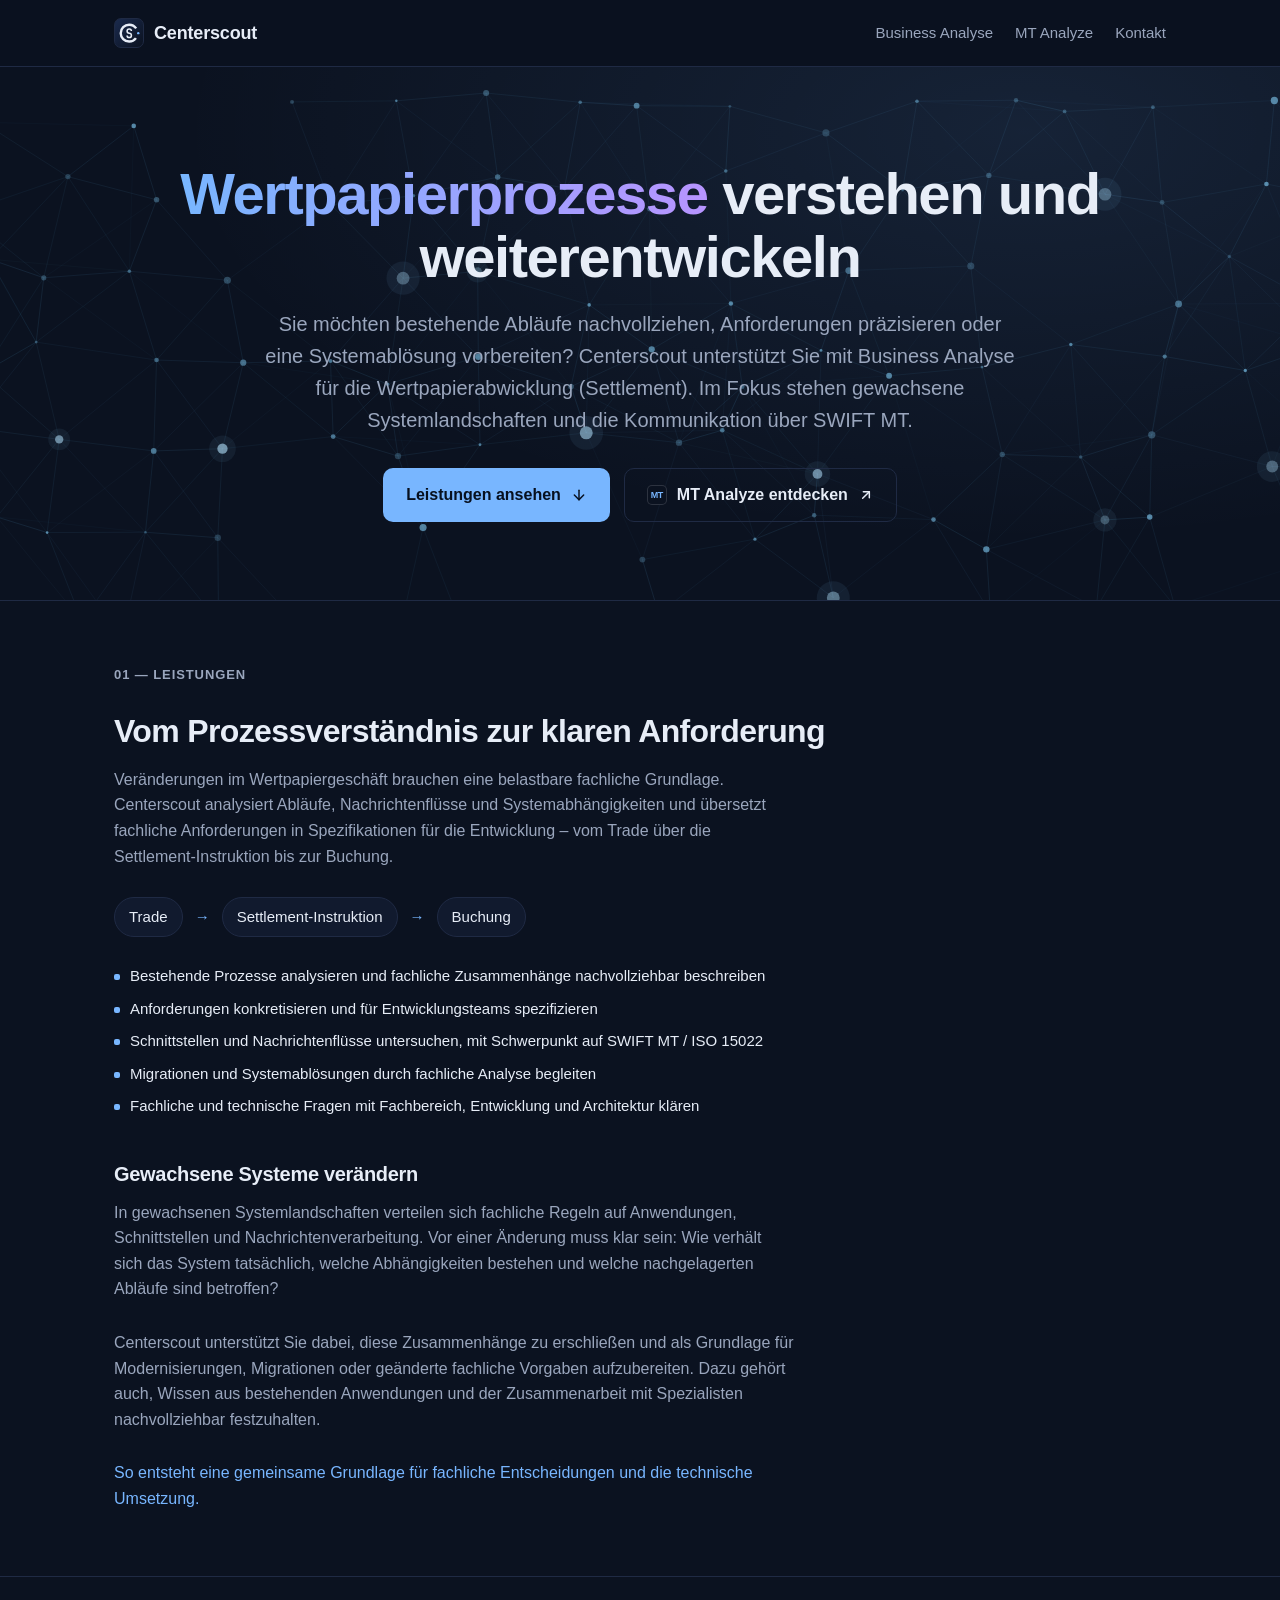
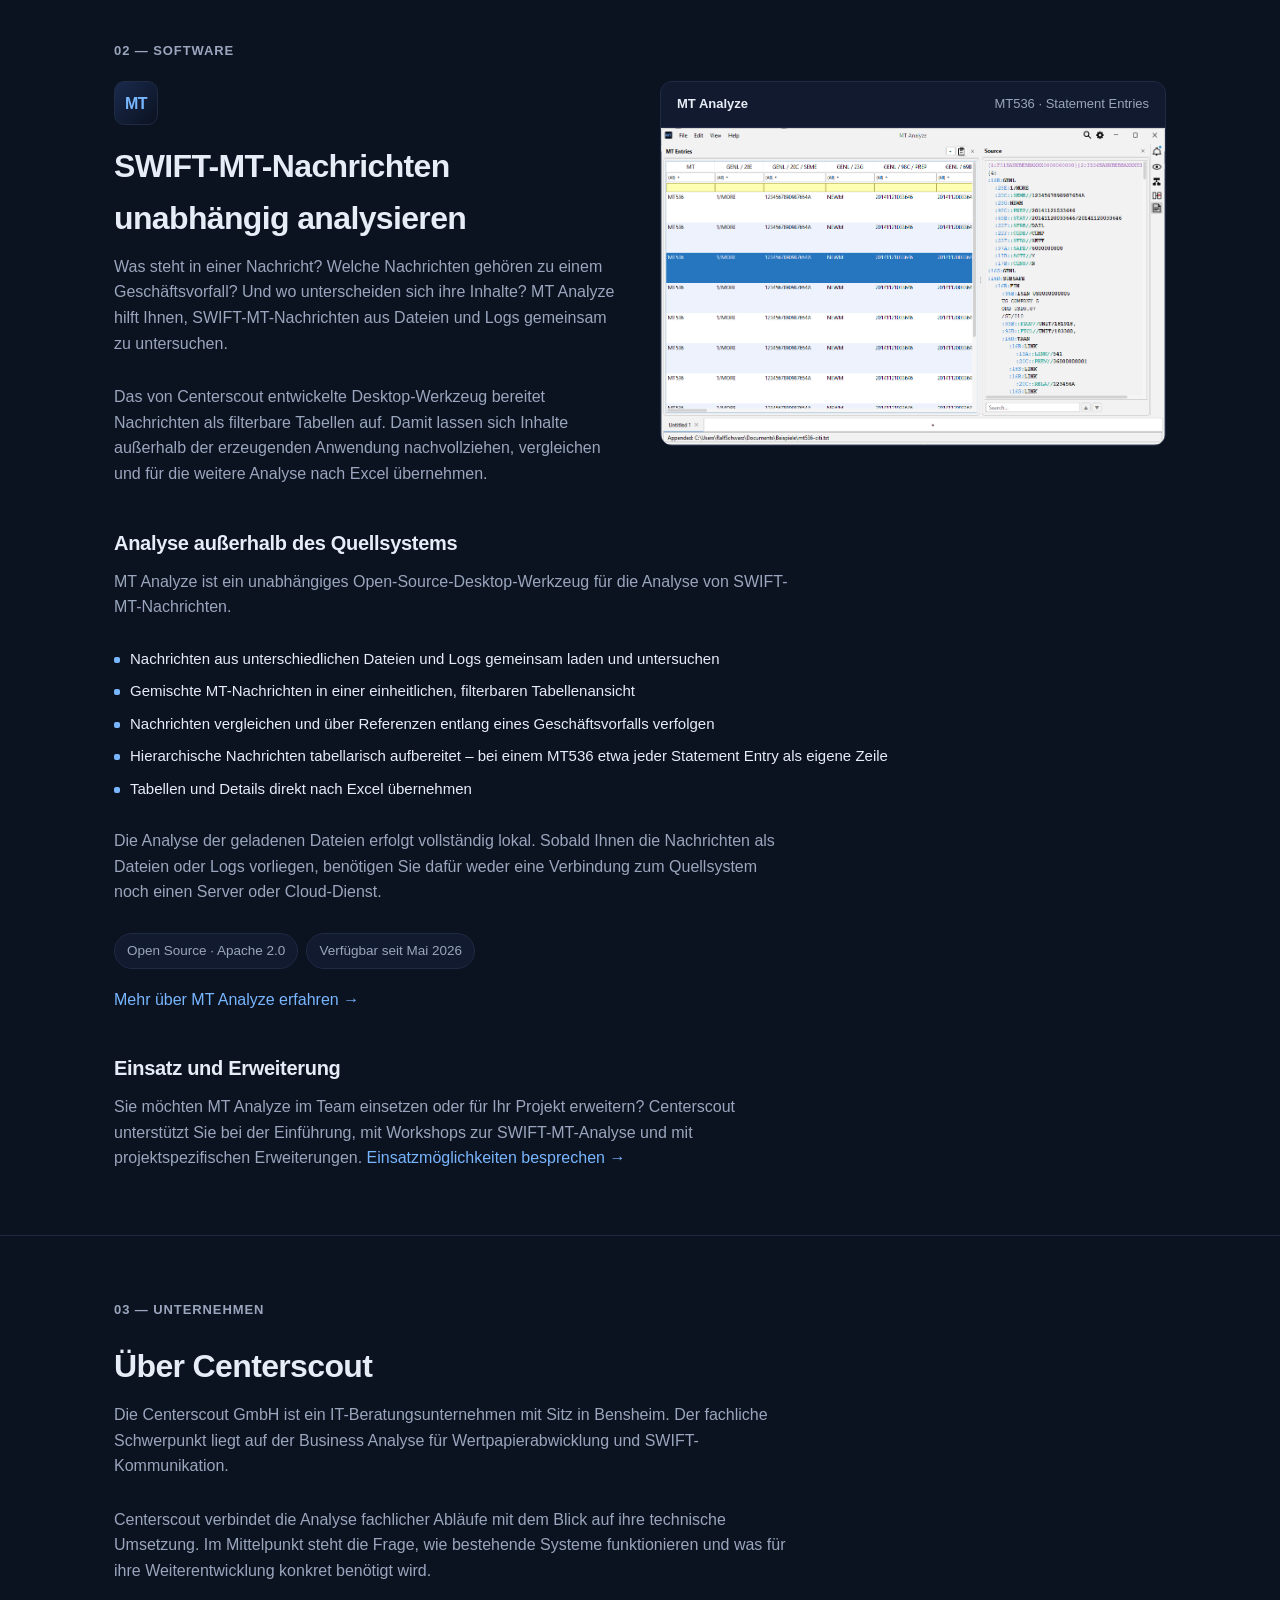
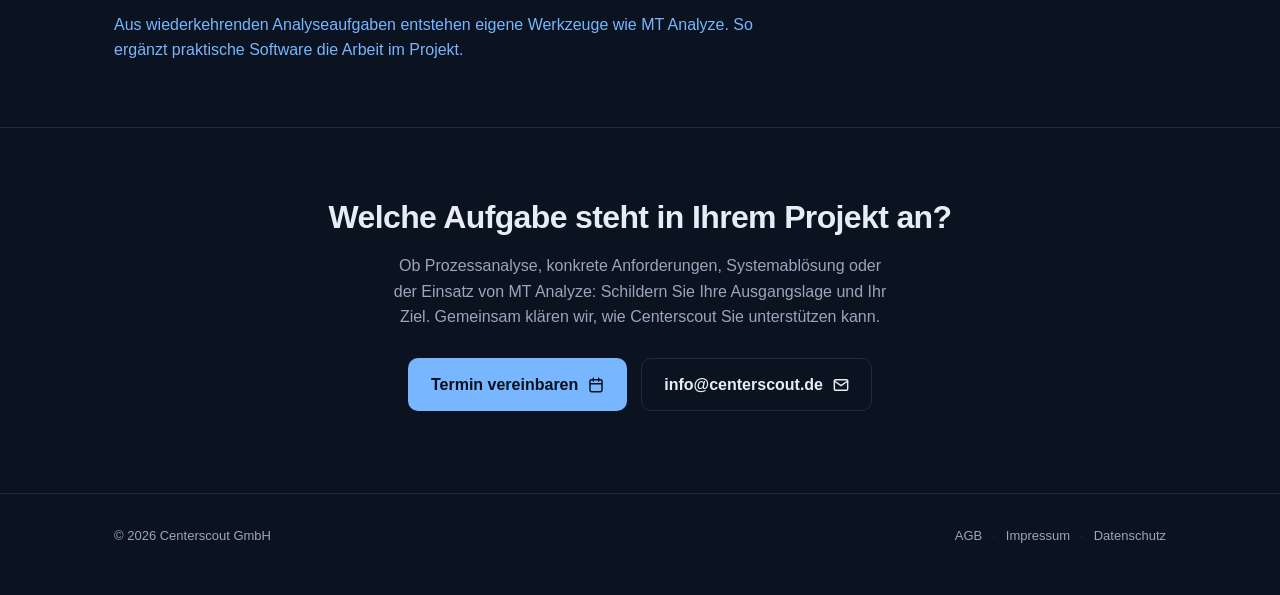
<file: index.html>
<!doctype html>
<html lang="de">
<head>
  <meta charset="utf-8">
  <meta name="viewport" content="width=device-width, initial-scale=1">
  <title>Centerscout GmbH — Business Analyse für Wertpapierprozesse</title>
  <meta name="description" content="Centerscout unterstützt Sie bei der Analyse und Weiterentwicklung der Wertpapierabwicklung: Anforderungen, Schnittstellen und SWIFT-MT-Analyse.">
  <meta name="theme-color" content="#0b1220">

  <meta property="og:title" content="Centerscout GmbH">
  <meta property="og:description" content="Wertpapierprozesse verstehen und gezielt weiterentwickeln. Business Analyse für Settlement und SWIFT-Kommunikation – ergänzt durch MT Analyze.">
  <meta property="og:type" content="website">
  <meta property="og:url" content="https://www.centerscout.de">

  <link rel="icon" type="image/svg+xml" href="favicon.svg">

  
  <style>
    :root {
      --bg: #0b1220;
      --bg-elev: #111a2e;
      --fg: #e7edf7;
      --fg-muted: #9aa6bd;
      --accent: #78b6ff;
      --accent-strong: #4f9bff;
      --border: #1f2a44;
      --max: 1100px;
    }

    * { box-sizing: border-box; }

    html, body {
      margin: 0;
      padding: 0;
      background: var(--bg);
      color: var(--fg);
      font-family: -apple-system, BlinkMacSystemFont, "Segoe UI", Inter, Roboto, "Helvetica Neue", Arial, sans-serif;
      font-size: 17px;
      line-height: 1.6;
      -webkit-font-smoothing: antialiased;
      text-rendering: optimizeLegibility;
    }

    a { color: var(--accent); text-decoration: none; }
    a:hover { color: var(--accent-strong); text-decoration: underline; }

    .container {
      max-width: var(--max);
      margin: 0 auto;
      padding: 0 24px;
    }

    /* ------- nav ------- */
    header.nav {
      padding: 18px 0;
      border-bottom: 1px solid var(--border);
      position: sticky;
      top: 0;
      background: rgba(11, 18, 32, 0.85);
      backdrop-filter: blur(10px);
      z-index: 10;
    }
    .nav-inner {
      display: flex;
      align-items: center;
      justify-content: space-between;
      gap: 16px;
    }
    .brand {
      display: inline-flex;
      align-items: center;
      gap: 10px;
      color: var(--fg);
      font-weight: 700;
      letter-spacing: -0.01em;
    }
    .brand:hover { text-decoration: none; }
    .brand-mark {
      width: 30px;
      height: 30px;
      flex: none;
      border-radius: 7px;
      background: linear-gradient(135deg, #1a2a4d, #0b1220);
      border: 1px solid var(--border);
      display: inline-flex;
      align-items: center;
      justify-content: center;
      color: var(--accent);
    }
    .brand-mark svg { display: block; width: 21px; height: auto; }
    .brand-name { font-size: 18px; }
    .nav-links { display: flex; gap: 22px; align-items: center; }
    .nav-links a { color: var(--fg-muted); font-size: 15px; }
    .nav-links a:hover { color: var(--fg); text-decoration: none; }

    /* ------- hero ------- */
    .hero {
      padding: 96px 0 60px;
      text-align: center;
      position: relative;
      background:
        url("hero-bg.svg") center top / cover no-repeat,
        radial-gradient(120% 140% at 80% 12%, rgba(120, 182, 255, 0.10), rgba(120, 182, 255, 0) 55%),
        var(--bg);
      border-bottom: 1px solid var(--border);
    }
    .hero .container { position: relative; z-index: 1; }
    .hero h1 {
      font-size: clamp(34px, 5.2vw, 58px);
      line-height: 1.08;
      margin: 0 0 20px;
      letter-spacing: -0.025em;
      font-weight: 800;
    }
    .hero h1 .accent {
      background: linear-gradient(90deg, #78b6ff, #b794ff);
      -webkit-background-clip: text;
      background-clip: text;
      color: transparent;
    }
    .hero p.tagline {
      font-size: clamp(17px, 2vw, 20px);
      color: var(--fg-muted);
      max-width: 760px;
      margin: 0 auto 32px;
    }
    .cta-row {
      display: flex;
      gap: 14px;
      justify-content: center;
      flex-wrap: wrap;
      margin-bottom: 18px;
    }
    .btn {
      display: inline-flex;
      align-items: center;
      gap: 10px;
      padding: 13px 22px;
      border-radius: 10px;
      font-weight: 600;
      font-size: 16px;
      border: 1px solid transparent;
      transition: transform 0.05s ease, background 0.15s ease, border-color 0.15s ease;
      cursor: pointer;
    }
    .btn:hover { text-decoration: none; transform: translateY(-1px); }
    .btn svg { display: block; flex-shrink: 0; }
    .btn-mt {
      display: inline-flex;
      align-items: center;
      justify-content: center;
      width: 20px;
      height: 20px;
      border-radius: 5px;
      background: #0b1220;
      border: 1px solid rgba(255, 255, 255, 0.14);
      color: var(--accent);
      font-weight: 800;
      font-size: 9px;
      letter-spacing: -0.04em;
      flex-shrink: 0;
    }
    .btn-primary { background: var(--accent); color: #07101f; }
    .btn-primary:hover { background: #95c5ff; color: #07101f; }
    .btn-secondary { background: transparent; color: var(--fg); border-color: var(--border); }
    .btn-secondary:hover { border-color: var(--accent); color: var(--fg); }

    /* ------- generic section ------- */
    .section {
      padding: 64px 0;
      border-bottom: 1px solid var(--border);
    }
    .section:last-of-type { border-bottom: none; }
    .section-label {
      font-size: 13px;
      font-weight: 600;
      text-transform: uppercase;
      letter-spacing: 0.07em;
      color: var(--fg-muted);
      margin: 0 0 20px;
    }
    .section h2 {
      font-size: clamp(24px, 3vw, 32px);
      margin: 0 0 10px;
      letter-spacing: -0.02em;
      font-weight: 700;
    }
    .section h3.sub {
      font-size: 20px;
      font-weight: 700;
      letter-spacing: -0.015em;
      margin: 40px 0 10px;
    }
    .section .lead {
      color: var(--fg-muted);
      font-size: 16px;
      margin: 0 0 28px;
      max-width: 680px;
    }
    .section .lead.tight { margin-bottom: 14px; }
    .section .lead.accent-text { color: var(--accent); }
    .section .lead.quote {
      border-left: 2px solid var(--accent);
      padding-left: 16px;
      color: var(--fg);
    }
    .section .lead:last-child { margin-bottom: 0; }
    .mt-mark {
      display: inline-flex;
      align-items: center;
      justify-content: center;
      width: 44px;
      height: 44px;
      border-radius: 10px;
      background: linear-gradient(135deg, #1a2a4d, #0b1220);
      border: 1px solid var(--border);
      color: var(--accent);
      font-weight: 800;
      font-size: 16px;
      letter-spacing: -0.03em;
      margin-bottom: 16px;
    }
    .mt-mark:hover { text-decoration: none; }

    /* ------- chain strip ------- */
    .chain {
      display: flex;
      flex-wrap: wrap;
      align-items: center;
      gap: 10px 12px;
    }
    .chain span.node {
      font-size: 15px;
      color: var(--fg);
      background: var(--bg-elev);
      border: 1px solid var(--border);
      border-radius: 999px;
      padding: 7px 14px;
    }
    .chain span.arrow { color: var(--accent); font-size: 15px; }

    /* ------- cards ------- */
    .cards {
      display: grid;
      grid-template-columns: repeat(3, 1fr);
      gap: 20px;
    }
    .cards.two { grid-template-columns: repeat(2, 1fr); }
    .card {
      background: var(--bg-elev);
      border: 1px solid var(--border);
      border-radius: 12px;
      padding: 22px;
    }
    .card-icon {
      width: 34px;
      height: 34px;
      border-radius: 9px;
      background: rgba(120, 182, 255, 0.10);
      color: var(--accent);
      display: inline-flex;
      align-items: center;
      justify-content: center;
      margin-bottom: 14px;
    }
    .card-icon svg { display: block; width: 18px; height: 18px; }
    .card h3 {
      font-size: 16px;
      margin: 0 0 6px;
      color: var(--fg);
      font-weight: 600;
      letter-spacing: -0.005em;
    }
    .card p {
      margin: 0;
      color: var(--fg-muted);
      font-size: 14.5px;
      line-height: 1.55;
    }
    .card .num {
      font-family: ui-monospace, SFMono-Regular, Menlo, Consolas, monospace;
      font-size: 12px;
      font-weight: 700;
      color: var(--accent);
      letter-spacing: 0.04em;
    }
    @media (max-width: 900px) {
      .cards { grid-template-columns: repeat(2, 1fr); }
    }
    @media (max-width: 560px) {
      .cards, .cards.two { grid-template-columns: 1fr; }
    }

    /* ------- feature block (text + panel) ------- */
    .feature {
      display: grid;
      grid-template-columns: 1fr 1fr;
      gap: 40px;
      align-items: start;
    }
    @media (max-width: 860px) {
      .feature { grid-template-columns: 1fr; gap: 28px; }
    }
    .bullets { list-style: none; margin: 0 0 28px; padding: 0; display: grid; gap: 10px; }
    .bullets li {
      display: flex;
      gap: 10px;
      font-size: 15px;
      color: var(--fg);
      line-height: 1.5;
    }
    .bullets li::before {
      content: "";
      flex-shrink: 0;
      width: 6px;
      height: 6px;
      margin-top: 9px;
      border-radius: 2px;
      background: var(--accent);
    }
    .chips { display: flex; flex-wrap: wrap; gap: 8px; margin-top: 4px; }
    .chip {
      display: inline-flex;
      align-items: center;
      padding: 6px 12px;
      border-radius: 999px;
      background: var(--bg-elev);
      border: 1px solid var(--border);
      color: var(--fg-muted);
      font-size: 13.5px;
    }
    .chip svg { display: block; width: 14px; height: 14px; margin-right: 7px; flex-shrink: 0; color: var(--accent); }

    .panel {
      background: var(--bg-elev);
      border: 1px solid var(--border);
      border-radius: 12px;
      overflow: hidden;
    }
    .panel-head {
      display: flex;
      align-items: center;
      gap: 10px;
      padding: 12px 16px;
      border-bottom: 1px solid var(--border);
      font-size: 13px;
      color: var(--fg-muted);
    }
    .panel-head strong { color: var(--fg); font-weight: 600; }
    .panel-head .right { margin-left: auto; font-variant-numeric: tabular-nums; }
    table.grid-table {
      width: 100%;
      border-collapse: collapse;
      font-size: 13px;
      font-family: ui-monospace, SFMono-Regular, Menlo, Consolas, monospace;
    }
    .grid-table th, .grid-table td {
      text-align: left;
      padding: 9px 16px;
      border-bottom: 1px solid var(--border);
      white-space: nowrap;
    }
    .grid-table tr:last-child td { border-bottom: none; }
    .grid-table th {
      color: var(--fg-muted);
      font-weight: 600;
      font-size: 11px;
      text-transform: uppercase;
      letter-spacing: 0.06em;
      background: rgba(120, 182, 255, 0.04);
    }
    .grid-table td { color: var(--fg); }
    .grid-table .accent-cell { color: var(--accent); }
    .panel-body { padding: 16px; }

    /* ------- contact ------- */
    .contact { text-align: center; }
    .contact .cta-row { margin-top: 26px; }

    /* ------- footer ------- */
    footer {
      border-top: 1px solid var(--border);
      padding: 32px 0 48px;
      color: var(--fg-muted);
      font-size: 13px;
    }
    .foot-inner {
      display: flex;
      justify-content: space-between;
      gap: 16px;
      flex-wrap: wrap;
    }
    .foot-inner a { color: var(--fg-muted); }
    .foot-inner a:hover { color: var(--fg); }
    .foot-links { display: inline-flex; align-items: center; gap: 10px; flex-wrap: wrap; }
    .foot-sep { color: var(--border); }

    @media (max-width: 720px) {
      .hero { padding-top: 64px; }
      .nav-links { gap: 16px; }
      .nav-links a { display: none; }
    }
  </style>
</head>
<body>

  <header class="nav">
    <div class="container nav-inner">
      <a href="index.html" class="brand" aria-label="Centerscout GmbH — Startseite">
        <span class="brand-mark">
          <svg viewBox="4 10 244 236" fill="none" aria-hidden="true">
            <circle cx="122" cy="128" r="98" stroke="var(--fg)" stroke-width="28" stroke-dasharray="492 124" stroke-dashoffset="-62"/>
            <path d="M 148 104 A 25 25 0 1 0 123 129 A 25 25 0 1 1 98 154" stroke="var(--fg)" stroke-width="18"/>
            <circle cx="228" cy="128" r="14" fill="var(--accent)"/>
          </svg>
        </span>
        <span class="brand-name">Centerscout</span>
      </a>
      <nav class="nav-links">
        <a href="#business-analyse">Business Analyse</a>
        <a href="#mt-analyze">MT Analyze</a>
        <a href="#kontakt">Kontakt</a>
      </nav>
    </div>
  </header>

  <main>
    <section class="hero">
      <div class="container">
        <h1><span class="accent">Wertpapierprozesse</span> verstehen und weiterentwickeln</h1>
        <p class="tagline">
          Sie möchten bestehende Abläufe nachvollziehen, Anforderungen präzisieren oder eine Systemablösung
          vorbereiten? Centerscout unterstützt Sie mit Business Analyse für die Wertpapierabwicklung (Settlement).
          Im Fokus stehen gewachsene Systemlandschaften und die Kommunikation über SWIFT MT.
        </p>
        <div class="cta-row">
          <a class="btn btn-primary" href="#business-analyse">
            Leistungen ansehen
            <svg width="16" height="16" viewBox="0 0 24 24" fill="none" stroke="currentColor" stroke-width="2.2" stroke-linecap="round" stroke-linejoin="round" aria-hidden="true"><path d="M12 5v14"/><path d="m19 12-7 7-7-7"/></svg>
          </a>
          <a class="btn btn-secondary" href="https://www.mtanalyze.com/" target="_blank" rel="noopener">
            <span class="btn-mt" aria-hidden="true">MT</span>
            MT Analyze entdecken
            <svg width="16" height="16" viewBox="0 0 24 24" fill="none" stroke="currentColor" stroke-width="2.2" stroke-linecap="round" stroke-linejoin="round" aria-hidden="true"><path d="M7 17 17 7"/><path d="M8 7h9v9"/></svg>
          </a>
        </div>
      </div>
    </section>

    <!-- ============ 01 — Business Analyse ============ -->
    <section class="section" id="business-analyse">
      <div class="container">
        <p class="section-label">01 — Leistungen</p>
        <h2>Vom Prozessverständnis zur klaren Anforderung</h2>
        <p class="lead">
          Veränderungen im Wertpapiergeschäft brauchen eine belastbare fachliche Grundlage. Centerscout
          analysiert Abläufe, Nachrichtenflüsse und Systemabhängigkeiten und übersetzt fachliche Anforderungen
          in Spezifikationen für die Entwicklung – vom Trade über die Settlement-Instruktion bis zur Buchung.
        </p>
        <div class="chain" style="margin-bottom: 28px;">
          <span class="node">Trade</span>
          <span class="arrow" aria-hidden="true">→</span>
          <span class="node">Settlement-Instruktion</span>
          <span class="arrow" aria-hidden="true">→</span>
          <span class="node">Buchung</span>
        </div>
        <ul class="bullets">
          <li>Bestehende Prozesse analysieren und fachliche Zusammenhänge nachvollziehbar beschreiben</li>
          <li>Anforderungen konkretisieren und für Entwicklungsteams spezifizieren</li>
          <li>Schnittstellen und Nachrichtenflüsse untersuchen, mit Schwerpunkt auf SWIFT MT / ISO 15022</li>
          <li>Migrationen und Systemablösungen durch fachliche Analyse begleiten</li>
          <li>Fachliche und technische Fragen mit Fachbereich, Entwicklung und Architektur klären</li>
        </ul>

        <h3 class="sub">Gewachsene Systeme verändern</h3>
        <p class="lead">
          In gewachsenen Systemlandschaften verteilen sich fachliche Regeln auf Anwendungen, Schnittstellen
          und Nachrichtenverarbeitung. Vor einer Änderung muss klar sein: Wie verhält sich das System tatsächlich,
          welche Abhängigkeiten bestehen und welche nachgelagerten Abläufe sind betroffen?
        </p>
        <p class="lead">
          Centerscout unterstützt Sie dabei, diese Zusammenhänge zu erschließen und als Grundlage für
          Modernisierungen, Migrationen oder geänderte fachliche Vorgaben aufzubereiten. Dazu gehört auch,
          Wissen aus bestehenden Anwendungen und der Zusammenarbeit mit Spezialisten nachvollziehbar festzuhalten.
        </p>
        <p class="lead accent-text">
          So entsteht eine gemeinsame Grundlage für fachliche Entscheidungen und die technische Umsetzung.
        </p>
      </div>
    </section>

    <!-- ============ 02 — MT Analyze ============ -->
    <section class="section" id="mt-analyze">
      <div class="container">
        <p class="section-label">02 — Software</p>
        <div class="feature">
          <div>
            <a class="mt-mark" href="https://www.mtanalyze.com/" target="_blank" rel="noopener" aria-label="MT Analyze">MT</a>
            <h2>SWIFT-MT-Nachrichten unabhängig analysieren</h2>
            <p class="lead">
              Was steht in einer Nachricht? Welche Nachrichten gehören zu einem Geschäftsvorfall?
              Und wo unterscheiden sich ihre Inhalte? MT Analyze hilft Ihnen, SWIFT-MT-Nachrichten
              aus Dateien und Logs gemeinsam zu untersuchen.
            </p>
            <p class="lead">
              Das von Centerscout entwickelte Desktop-Werkzeug bereitet Nachrichten als filterbare Tabellen auf.
              Damit lassen sich Inhalte außerhalb der erzeugenden Anwendung nachvollziehen, vergleichen
              und für die weitere Analyse nach Excel übernehmen.
            </p>
          </div>
          <figure class="panel" style="margin: 0;">
            <div class="panel-head">
              <strong>MT Analyze</strong>
              <span class="right">MT536 · Statement Entries</span>
            </div>
            <img src="gui.png" alt="MT Analyze: tabellarische Ansicht eines MT536 mit Statement Entries als eigene Zeilen und Rohnachricht im Source-Panel" style="display: block; width: 100%; height: auto;">
          </figure>
        </div>

        <h3 class="sub">Analyse außerhalb des Quellsystems</h3>
        <p class="lead">
          MT Analyze ist ein unabhängiges Open-Source-Desktop-Werkzeug für die Analyse von SWIFT-MT-Nachrichten.
        </p>
        <ul class="bullets">
          <li>Nachrichten aus unterschiedlichen Dateien und Logs gemeinsam laden und untersuchen</li>
          <li>Gemischte MT-Nachrichten in einer einheitlichen, filterbaren Tabellenansicht</li>
          <li>Nachrichten vergleichen und über Referenzen entlang eines Geschäftsvorfalls verfolgen</li>
          <li>Hierarchische Nachrichten tabellarisch aufbereitet – bei einem MT536 etwa jeder Statement Entry als eigene Zeile</li>
          <li>Tabellen und Details direkt nach Excel übernehmen</li>
        </ul>
        <p class="lead">
          Die Analyse der geladenen Dateien erfolgt vollständig lokal. Sobald Ihnen die Nachrichten als Dateien
          oder Logs vorliegen, benötigen Sie dafür weder eine Verbindung zum Quellsystem noch einen Server
          oder Cloud-Dienst.
        </p>
        <div class="chips" style="margin-bottom: 18px;">
          <span class="chip">Open Source · Apache 2.0</span>
          <span class="chip">Verfügbar seit Mai 2026</span>
        </div>
        <p class="lead"><a href="https://www.mtanalyze.com/" target="_blank" rel="noopener">Mehr über MT Analyze erfahren →</a></p>

        <h3 class="sub">Einsatz und Erweiterung</h3>
        <p class="lead">
          Sie möchten MT Analyze im Team einsetzen oder für Ihr Projekt erweitern? Centerscout unterstützt
          Sie bei der Einführung, mit Workshops zur SWIFT-MT-Analyse und mit projektspezifischen Erweiterungen.
          <a href="#kontakt">Einsatzmöglichkeiten besprechen →</a>
        </p>
      </div>
    </section>

    <!-- ============ 03 — Über Centerscout ============ -->
    <section class="section" id="unternehmen">
      <div class="container">
        <p class="section-label">03 — Unternehmen</p>
        <h2>Über Centerscout</h2>
        <p class="lead">
          Die Centerscout GmbH ist ein IT-Beratungsunternehmen mit Sitz in Bensheim. Der fachliche Schwerpunkt
          liegt auf der Business Analyse für Wertpapierabwicklung und SWIFT-Kommunikation.
        </p>
        <p class="lead">
          Centerscout verbindet die Analyse fachlicher Abläufe mit dem Blick auf ihre technische Umsetzung.
          Im Mittelpunkt steht die Frage, wie bestehende Systeme funktionieren und was für ihre
          Weiterentwicklung konkret benötigt wird.
        </p>
        <p class="lead accent-text">
          Aus wiederkehrenden Analyseaufgaben entstehen eigene Werkzeuge wie MT Analyze.
          So ergänzt praktische Software die Arbeit im Projekt.
        </p>
      </div>
    </section>

    <!-- ============ Kontakt ============ -->
    <section class="section contact" id="kontakt">
      <div class="container">
        <h2>Welche Aufgabe steht in Ihrem Projekt an?</h2>
        <p class="lead" style="margin-left: auto; margin-right: auto; text-wrap: balance;">
          Ob Prozessanalyse, konkrete Anforderungen, Systemablösung oder der Einsatz von MT Analyze:
          Schildern Sie Ihre Ausgangslage und Ihr Ziel. Gemeinsam klären wir, wie Centerscout Sie unterstützen kann.
        </p>
        <div class="cta-row">
          <a class="btn btn-primary" href="https://outlook.office.com/bookwithme/user/fe2103555724467bb8f1732cab780a8d@centerscout.net/meetingtype/-0tv2Tduv0uOp73d7A0fvA2?anonymous&amp;ismsaljsauthenabled&amp;ep=mlink" target="_blank" rel="noopener">
            Termin vereinbaren
            <svg width="16" height="16" viewBox="0 0 24 24" fill="none" stroke="currentColor" stroke-width="2.2" stroke-linecap="round" stroke-linejoin="round" aria-hidden="true"><rect x="3" y="4" width="18" height="18" rx="2"/><path d="M16 2v4M8 2v4M3 10h18"/></svg>
          </a>
          <a class="btn btn-secondary" href="mailto:info@centerscout.de">
            info@centerscout.de
            <svg width="16" height="16" viewBox="0 0 24 24" fill="none" stroke="currentColor" stroke-width="2.2" stroke-linecap="round" stroke-linejoin="round" aria-hidden="true"><rect x="2" y="4" width="20" height="16" rx="2"/><path d="m22 6-10 7L2 6"/></svg>
          </a>
        </div>
      </div>
    </section>
  </main>

  <footer>
    <div class="container">
      <div class="foot-inner">
        <div>&copy; 2026 Centerscout GmbH</div>
        <div class="foot-links">
          <a href="cs_agb.pdf" target="_blank" rel="noopener">AGB</a>
          <span class="foot-sep">&middot;</span>
          <a href="impressum.html">Impressum</a>
          <span class="foot-sep">&middot;</span>
          <a href="datenschutz.html">Datenschutz</a>
        </div>
      </div>
    </div>
  </footer>

</body>
</html>
</file>
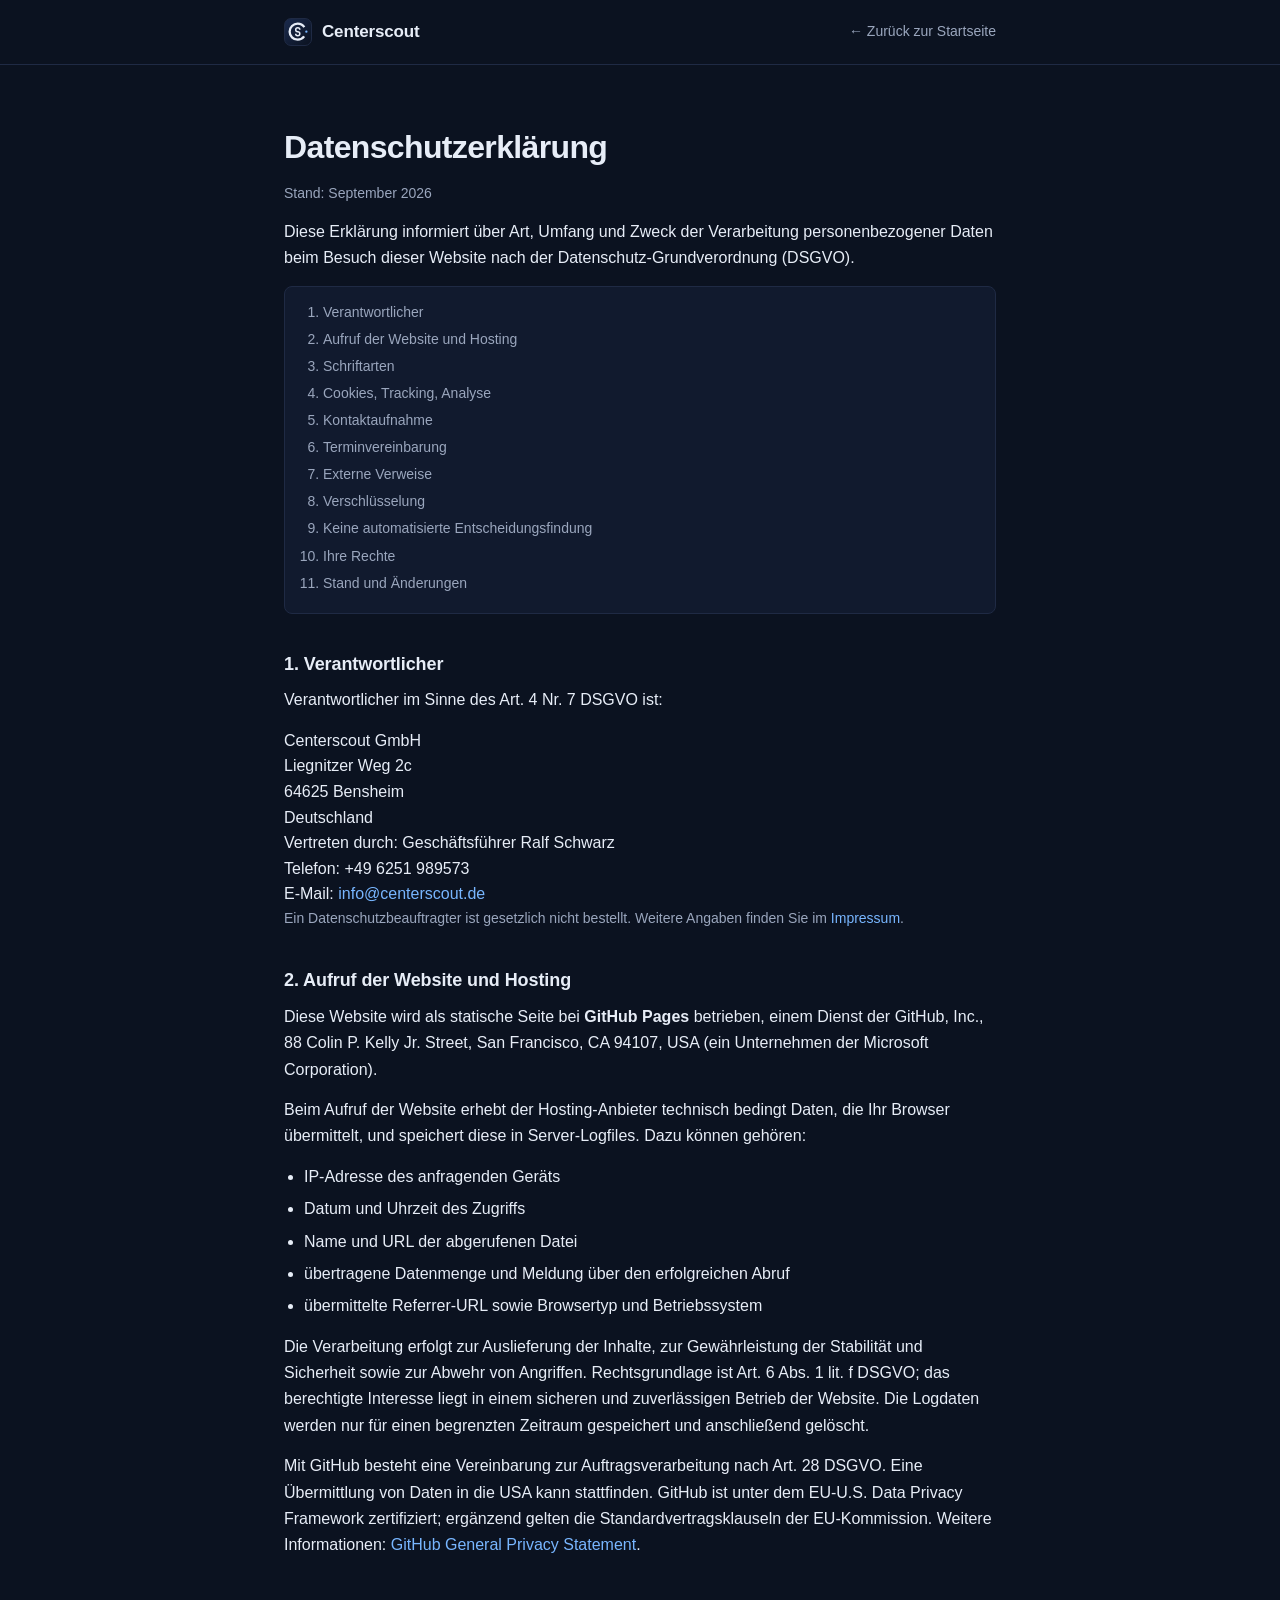
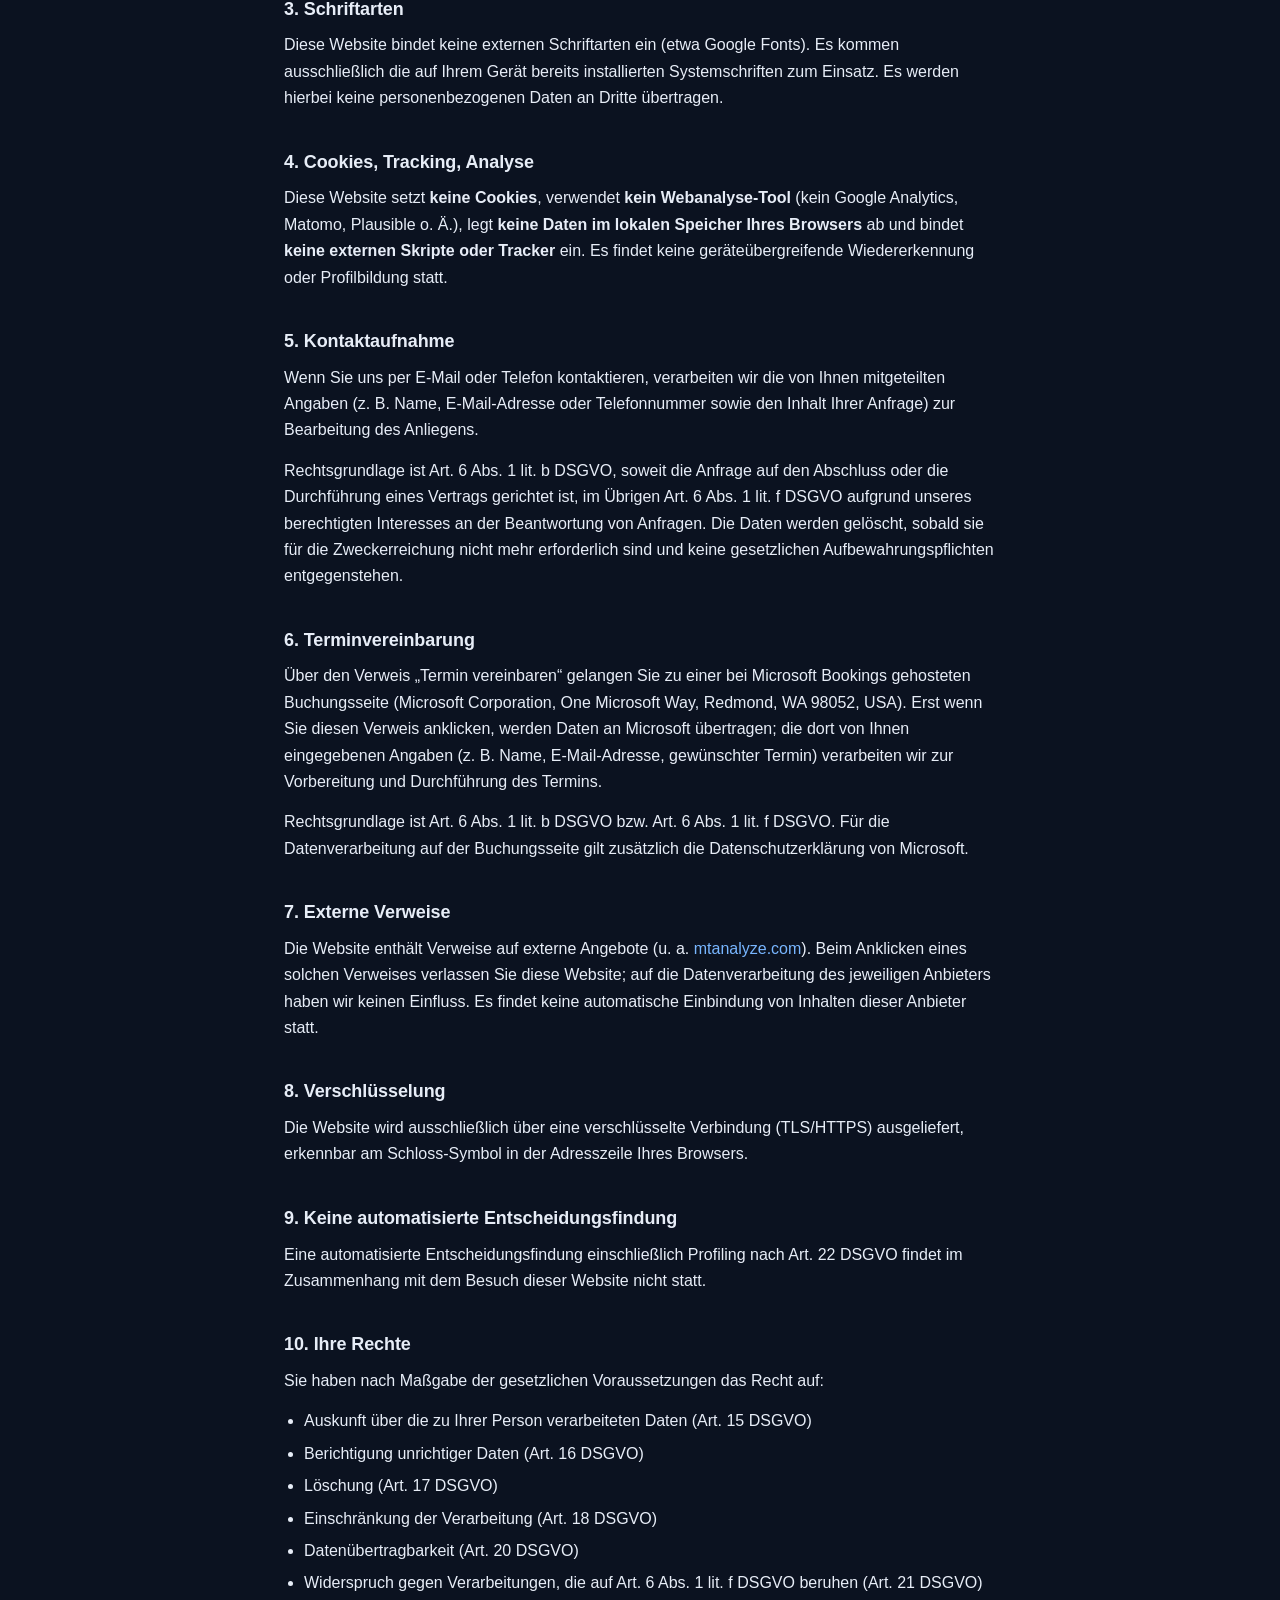
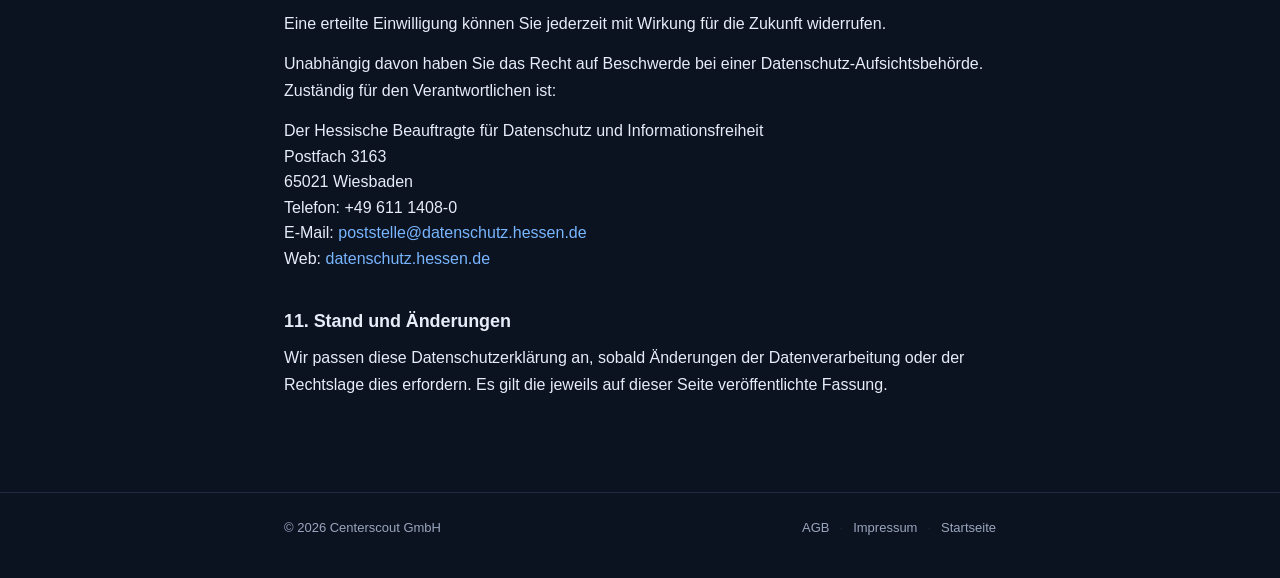
<file: datenschutz.html>
<!doctype html>
<html lang="de">
<head>
  <meta charset="utf-8">
  <meta name="viewport" content="width=device-width, initial-scale=1">
  <title>Datenschutzerklärung — Centerscout GmbH</title>
  <meta name="description" content="Datenschutzerklärung nach DSGVO für die Website der Centerscout GmbH, Bensheim.">
  <meta name="robots" content="noindex, follow">
  <meta name="theme-color" content="#0b1220">
  <link rel="icon" type="image/svg+xml" href="favicon.svg">

  <style>
    :root {
      --bg: #0b1220;
      --bg-elev: #111a2e;
      --fg: #e7edf7;
      --fg-muted: #9aa6bd;
      --accent: #78b6ff;
      --accent-strong: #4f9bff;
      --border: #1f2a44;
      --max: 760px;
    }
    * { box-sizing: border-box; }
    html, body {
      margin: 0;
      padding: 0;
      background: var(--bg);
      color: var(--fg);
      font-family: -apple-system, BlinkMacSystemFont, "Segoe UI", Inter, Roboto, "Helvetica Neue", Arial, sans-serif;
      font-size: 16px;
      line-height: 1.65;
      -webkit-font-smoothing: antialiased;
    }
    a { color: var(--accent); text-decoration: none; }
    a:hover { color: var(--accent-strong); text-decoration: underline; }

    header.nav { padding: 18px 0; border-bottom: 1px solid var(--border); }
    .nav-inner, .container {
      max-width: var(--max);
      margin: 0 auto;
      padding: 0 24px;
    }
    .nav-inner { display: flex; align-items: center; justify-content: space-between; gap: 16px; }
    .brand {
      display: inline-flex; align-items: center; gap: 10px;
      color: var(--fg); font-weight: 700; letter-spacing: -0.01em;
    }
    .brand:hover { text-decoration: none; }
    .brand-mark {
      width: 28px; height: 28px; flex: none;
      border-radius: 7px;
      background: linear-gradient(135deg, #1a2a4d, #0b1220);
      border: 1px solid var(--border);
      display: inline-flex; align-items: center; justify-content: center;
      color: var(--accent);
    }
    .brand-mark svg { display: block; width: 20px; height: auto; }
    .brand-name { font-size: 17px; }
    .nav-back { color: var(--fg-muted); font-size: 14px; white-space: nowrap; }
    .nav-back:hover { color: var(--fg); }

    main { padding: 56px 0 80px; }
    h1 { font-size: 32px; margin: 0 0 8px; letter-spacing: -0.02em; font-weight: 700; }
    h2 {
      font-size: 18px; margin: 36px 0 8px;
      color: var(--fg); font-weight: 600; letter-spacing: -0.005em;
      scroll-margin-top: 20px;
    }
    p, ul { margin: 0 0 14px; color: var(--fg); }
    ul { padding-left: 20px; }
    li { margin-bottom: 6px; }
    .muted { color: var(--fg-muted); font-size: 14px; }
    address { font-style: normal; line-height: 1.6; }

    .toc {
      margin: 0 0 36px;
      padding: 14px 18px;
      background: var(--bg-elev);
      border: 1px solid var(--border);
      border-radius: 8px;
      font-size: 14px;
    }
    .toc ol { margin: 0; padding-left: 20px; color: var(--fg-muted); }
    .toc li { margin-bottom: 4px; }
    .toc a { color: var(--fg-muted); }
    .toc a:hover { color: var(--fg); }

    footer {
      border-top: 1px solid var(--border);
      padding: 24px 0 40px;
      color: var(--fg-muted);
      font-size: 13px;
    }
    .foot-inner {
      display: flex; justify-content: space-between;
      gap: 16px; flex-wrap: wrap;
    }
    .foot-inner a { color: var(--fg-muted); }
    .foot-inner a:hover { color: var(--fg); }
    .foot-links { display: inline-flex; align-items: center; gap: 10px; flex-wrap: wrap; }
    .foot-sep { color: var(--border); }
  </style>
</head>
<body>

  <header class="nav">
    <div class="nav-inner">
      <a href="index.html" class="brand" aria-label="Centerscout GmbH — Startseite">
        <span class="brand-mark">
          <svg viewBox="4 10 244 236" fill="none" aria-hidden="true">
            <circle cx="122" cy="128" r="98" stroke="var(--fg)" stroke-width="28" stroke-dasharray="492 124" stroke-dashoffset="-62"/>
            <path d="M 148 104 A 25 25 0 1 0 123 129 A 25 25 0 1 1 98 154" stroke="var(--fg)" stroke-width="18"/>
            <circle cx="228" cy="128" r="14" fill="var(--accent)"/>
          </svg>
        </span>
        <span class="brand-name">Centerscout</span>
      </a>
      <a class="nav-back" href="index.html">&larr; Zurück zur Startseite</a>
    </div>
  </header>

  <main>
    <div class="container">
      <h1>Datenschutzerklärung</h1>
      <p class="muted">Stand: September 2026</p>

      <p>
        Diese Erklärung informiert über Art, Umfang und Zweck der Verarbeitung personenbezogener Daten beim Besuch dieser
        Website nach der Datenschutz-Grundverordnung (DSGVO).
      </p>

      <div class="toc">
        <ol>
          <li><a href="#verantwortlich">Verantwortlicher</a></li>
          <li><a href="#hosting">Aufruf der Website und Hosting</a></li>
          <li><a href="#schriften">Schriftarten</a></li>
          <li><a href="#cookies">Cookies, Tracking, Analyse</a></li>
          <li><a href="#kontakt">Kontaktaufnahme</a></li>
          <li><a href="#termin">Terminvereinbarung</a></li>
          <li><a href="#links">Externe Verweise</a></li>
          <li><a href="#verschluesselung">Verschlüsselung</a></li>
          <li><a href="#profiling">Keine automatisierte Entscheidungsfindung</a></li>
          <li><a href="#rechte">Ihre Rechte</a></li>
          <li><a href="#aenderungen">Stand und Änderungen</a></li>
        </ol>
      </div>

      <h2 id="verantwortlich">1. Verantwortlicher</h2>
      <p>Verantwortlicher im Sinne des Art. 4 Nr. 7 DSGVO ist:</p>
      <address>
        Centerscout GmbH<br>
        Liegnitzer Weg 2c<br>
        64625 Bensheim<br>
        Deutschland<br>
        Vertreten durch: Geschäftsführer Ralf Schwarz<br>
        Telefon: +49 6251 989573<br>
        E-Mail: <a href="mailto:info@centerscout.de">info@centerscout.de</a>
      </address>
      <p class="muted">
        Ein Datenschutzbeauftragter ist gesetzlich nicht bestellt. Weitere Angaben finden Sie im
        <a href="impressum.html">Impressum</a>.
      </p>

      <h2 id="hosting">2. Aufruf der Website und Hosting</h2>
      <p>
        Diese Website wird als statische Seite bei <strong>GitHub Pages</strong> betrieben, einem Dienst der GitHub, Inc.,
        88 Colin P. Kelly Jr. Street, San Francisco, CA 94107, USA (ein Unternehmen der Microsoft Corporation).
      </p>
      <p>
        Beim Aufruf der Website erhebt der Hosting-Anbieter technisch bedingt Daten, die Ihr Browser übermittelt, und
        speichert diese in Server-Logfiles. Dazu können gehören:
      </p>
      <ul>
        <li>IP-Adresse des anfragenden Geräts</li>
        <li>Datum und Uhrzeit des Zugriffs</li>
        <li>Name und URL der abgerufenen Datei</li>
        <li>übertragene Datenmenge und Meldung über den erfolgreichen Abruf</li>
        <li>übermittelte Referrer-URL sowie Browsertyp und Betriebssystem</li>
      </ul>
      <p>
        Die Verarbeitung erfolgt zur Auslieferung der Inhalte, zur Gewährleistung der Stabilität und Sicherheit sowie zur
        Abwehr von Angriffen. Rechtsgrundlage ist Art. 6 Abs. 1 lit. f DSGVO; das berechtigte Interesse liegt in einem
        sicheren und zuverlässigen Betrieb der Website. Die Logdaten werden nur für einen begrenzten Zeitraum gespeichert
        und anschließend gelöscht.
      </p>
      <p>
        Mit GitHub besteht eine Vereinbarung zur Auftragsverarbeitung nach Art. 28 DSGVO. Eine Übermittlung von Daten in
        die USA kann stattfinden. GitHub ist unter dem EU-U.S. Data Privacy Framework zertifiziert; ergänzend gelten die
        Standardvertragsklauseln der EU-Kommission. Weitere Informationen:
        <a href="https://docs.github.com/site-policy/privacy-policies/github-general-privacy-statement">GitHub General Privacy Statement</a>.
      </p>

      <h2 id="schriften">3. Schriftarten</h2>
      <p>
        Diese Website bindet keine externen Schriftarten ein (etwa Google Fonts). Es kommen ausschließlich die auf Ihrem
        Gerät bereits installierten Systemschriften zum Einsatz. Es werden hierbei keine personenbezogenen Daten an Dritte
        übertragen.
      </p>

      <h2 id="cookies">4. Cookies, Tracking, Analyse</h2>
      <p>
        Diese Website setzt <strong>keine Cookies</strong>, verwendet <strong>kein Webanalyse-Tool</strong> (kein Google
        Analytics, Matomo, Plausible o. Ä.), legt <strong>keine Daten im lokalen Speicher Ihres Browsers</strong> ab und
        bindet <strong>keine externen Skripte oder Tracker</strong> ein. Es findet keine geräteübergreifende
        Wiedererkennung oder Profilbildung statt.
      </p>

      <h2 id="kontakt">5. Kontaktaufnahme</h2>
      <p>
        Wenn Sie uns per E-Mail oder Telefon kontaktieren, verarbeiten wir die von Ihnen mitgeteilten Angaben (z. B. Name,
        E-Mail-Adresse oder Telefonnummer sowie den Inhalt Ihrer Anfrage) zur Bearbeitung des Anliegens.
      </p>
      <p>
        Rechtsgrundlage ist Art. 6 Abs. 1 lit. b DSGVO, soweit die Anfrage auf den Abschluss oder die Durchführung eines
        Vertrags gerichtet ist, im Übrigen Art. 6 Abs. 1 lit. f DSGVO aufgrund unseres berechtigten Interesses an der
        Beantwortung von Anfragen. Die Daten werden gelöscht, sobald sie für die Zweckerreichung nicht mehr erforderlich
        sind und keine gesetzlichen Aufbewahrungspflichten entgegenstehen.
      </p>

      <h2 id="termin">6. Terminvereinbarung</h2>
      <p>
        Über den Verweis „Termin vereinbaren“ gelangen Sie zu einer bei Microsoft Bookings gehosteten Buchungsseite
        (Microsoft Corporation, One Microsoft Way, Redmond, WA 98052, USA). Erst wenn Sie diesen Verweis anklicken, werden
        Daten an Microsoft übertragen; die dort von Ihnen eingegebenen Angaben (z. B. Name, E-Mail-Adresse, gewünschter
        Termin) verarbeiten wir zur Vorbereitung und Durchführung des Termins.
      </p>
      <p>
        Rechtsgrundlage ist Art. 6 Abs. 1 lit. b DSGVO bzw. Art. 6 Abs. 1 lit. f DSGVO. Für die Datenverarbeitung auf der
        Buchungsseite gilt zusätzlich die Datenschutzerklärung von Microsoft.
      </p>

      <h2 id="links">7. Externe Verweise</h2>
      <p>
        Die Website enthält Verweise auf externe Angebote (u. a. <a href="https://www.mtanalyze.com">mtanalyze.com</a>).
        Beim Anklicken eines solchen Verweises verlassen Sie diese Website; auf die Datenverarbeitung des jeweiligen
        Anbieters haben wir keinen Einfluss. Es findet keine automatische Einbindung von Inhalten dieser Anbieter statt.
      </p>

      <h2 id="verschluesselung">8. Verschlüsselung</h2>
      <p>
        Die Website wird ausschließlich über eine verschlüsselte Verbindung (TLS/HTTPS) ausgeliefert, erkennbar am
        Schloss-Symbol in der Adresszeile Ihres Browsers.
      </p>

      <h2 id="profiling">9. Keine automatisierte Entscheidungsfindung</h2>
      <p>
        Eine automatisierte Entscheidungsfindung einschließlich Profiling nach Art. 22 DSGVO findet im Zusammenhang mit dem
        Besuch dieser Website nicht statt.
      </p>

      <h2 id="rechte">10. Ihre Rechte</h2>
      <p>Sie haben nach Maßgabe der gesetzlichen Voraussetzungen das Recht auf:</p>
      <ul>
        <li>Auskunft über die zu Ihrer Person verarbeiteten Daten (Art. 15 DSGVO)</li>
        <li>Berichtigung unrichtiger Daten (Art. 16 DSGVO)</li>
        <li>Löschung (Art. 17 DSGVO)</li>
        <li>Einschränkung der Verarbeitung (Art. 18 DSGVO)</li>
        <li>Datenübertragbarkeit (Art. 20 DSGVO)</li>
        <li>Widerspruch gegen Verarbeitungen, die auf Art. 6 Abs. 1 lit. f DSGVO beruhen (Art. 21 DSGVO)</li>
      </ul>
      <p>Eine erteilte Einwilligung können Sie jederzeit mit Wirkung für die Zukunft widerrufen.</p>
      <p>
        Unabhängig davon haben Sie das Recht auf Beschwerde bei einer Datenschutz-Aufsichtsbehörde. Zuständig für den
        Verantwortlichen ist:
      </p>
      <address>
        Der Hessische Beauftragte für Datenschutz und Informationsfreiheit<br>
        Postfach 3163<br>
        65021 Wiesbaden<br>
        Telefon: +49 611 1408-0<br>
        E-Mail: <a href="mailto:poststelle@datenschutz.hessen.de">poststelle@datenschutz.hessen.de</a><br>
        Web: <a href="https://datenschutz.hessen.de">datenschutz.hessen.de</a>
      </address>

      <h2 id="aenderungen">11. Stand und Änderungen</h2>
      <p>
        Wir passen diese Datenschutzerklärung an, sobald Änderungen der Datenverarbeitung oder der Rechtslage dies
        erfordern. Es gilt die jeweils auf dieser Seite veröffentlichte Fassung.
      </p>
    </div>
  </main>

  <footer>
    <div class="nav-inner foot-inner">
      <div>&copy; 2026 Centerscout GmbH</div>
      <div class="foot-links">
        <a href="cs_agb.pdf" target="_blank" rel="noopener">AGB</a>
        <span class="foot-sep">&middot;</span>
        <a href="impressum.html">Impressum</a>
        <span class="foot-sep">&middot;</span>
        <a href="index.html">Startseite</a>
      </div>
    </div>
  </footer>

</body>
</html>
</file>
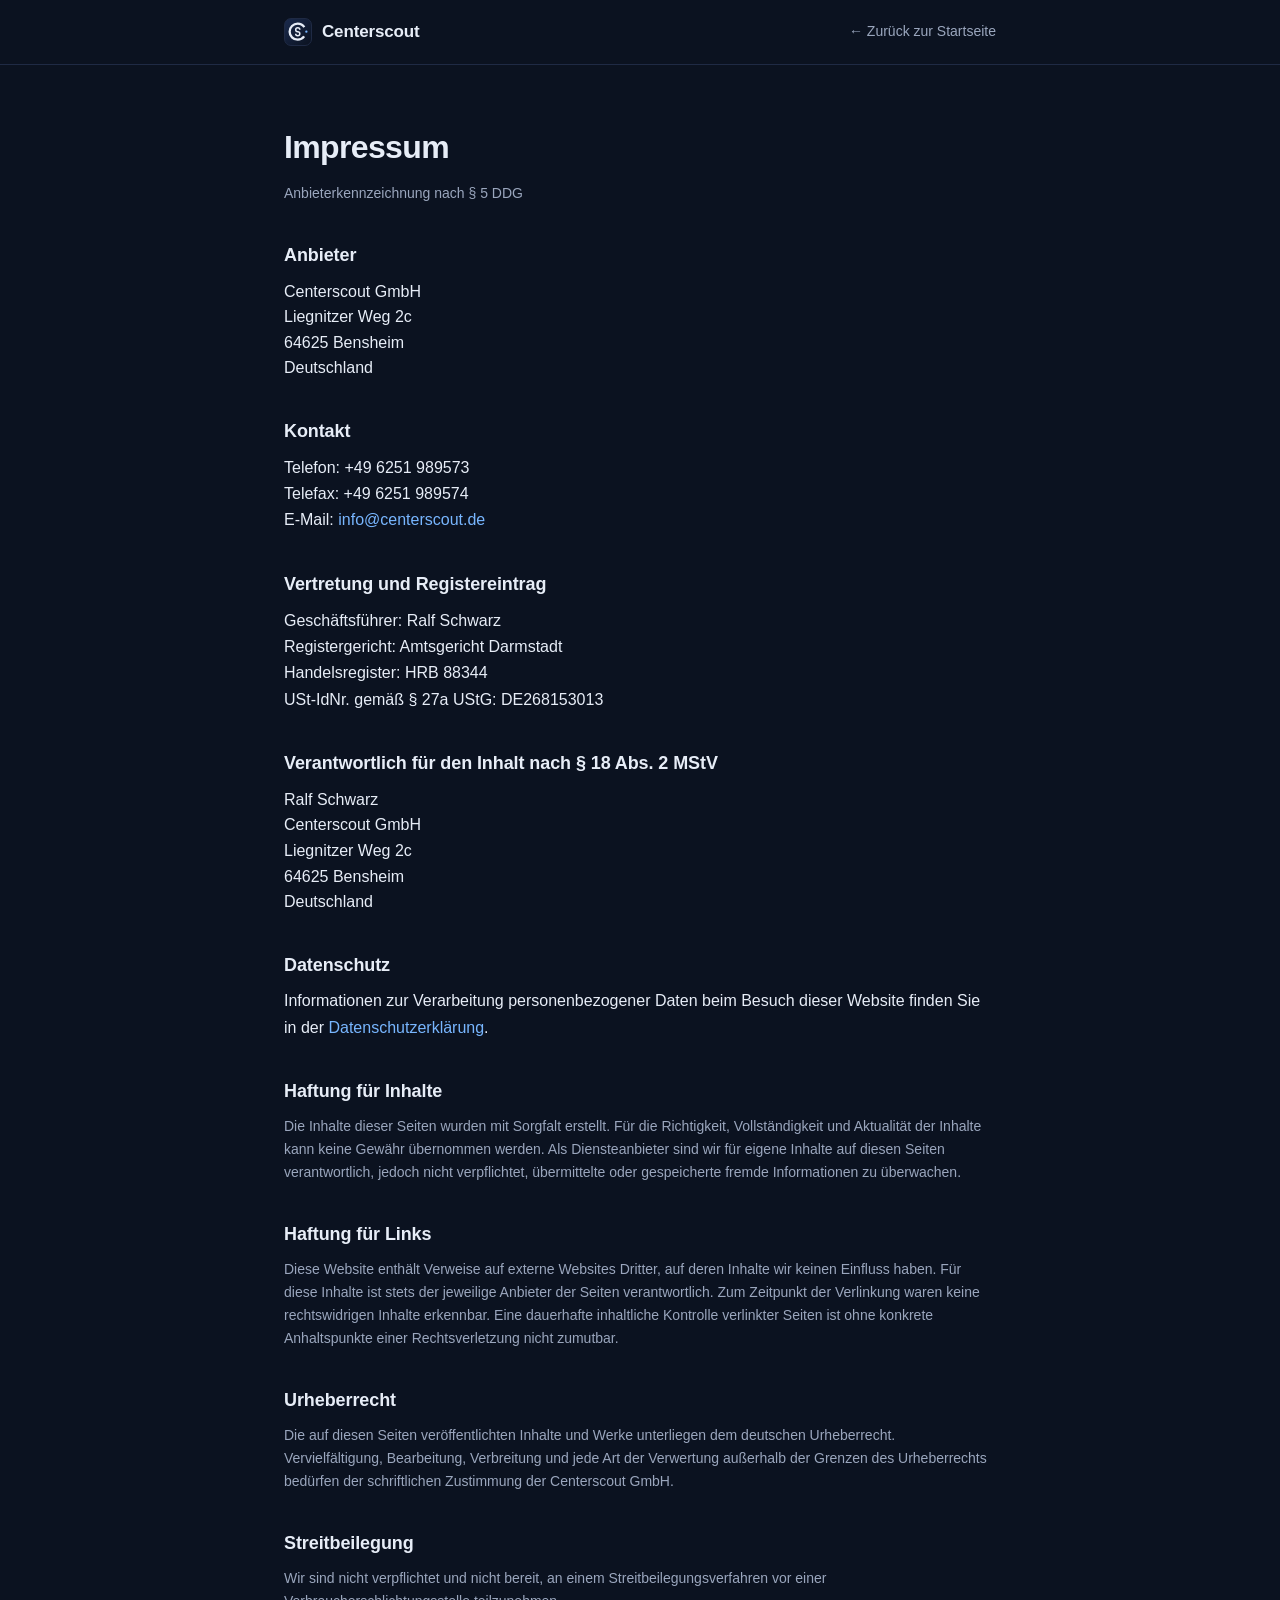
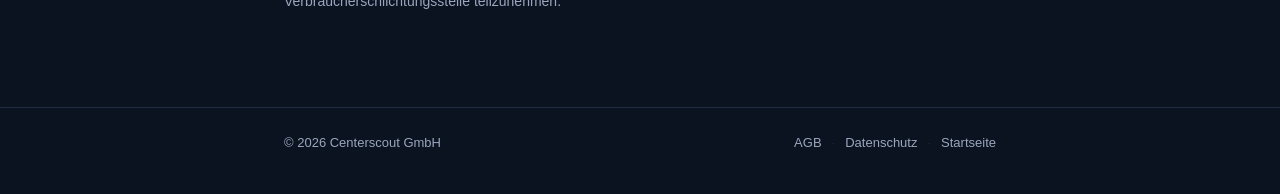
<file: impressum.html>
<!doctype html>
<html lang="de">
<head>
  <meta charset="utf-8">
  <meta name="viewport" content="width=device-width, initial-scale=1">
  <title>Impressum — Centerscout GmbH</title>
  <meta name="description" content="Impressum und Anbieterkennzeichnung nach § 5 DDG der Centerscout GmbH, Bensheim.">
  <meta name="robots" content="noindex, follow">
  <meta name="theme-color" content="#0b1220">
  <link rel="icon" type="image/svg+xml" href="favicon.svg">

  <style>
    :root {
      --bg: #0b1220;
      --bg-elev: #111a2e;
      --fg: #e7edf7;
      --fg-muted: #9aa6bd;
      --accent: #78b6ff;
      --accent-strong: #4f9bff;
      --border: #1f2a44;
      --max: 760px;
    }
    * { box-sizing: border-box; }
    html, body {
      margin: 0;
      padding: 0;
      background: var(--bg);
      color: var(--fg);
      font-family: -apple-system, BlinkMacSystemFont, "Segoe UI", Inter, Roboto, "Helvetica Neue", Arial, sans-serif;
      font-size: 16px;
      line-height: 1.65;
      -webkit-font-smoothing: antialiased;
    }
    a { color: var(--accent); text-decoration: none; }
    a:hover { color: var(--accent-strong); text-decoration: underline; }

    header.nav { padding: 18px 0; border-bottom: 1px solid var(--border); }
    .nav-inner, .container {
      max-width: var(--max);
      margin: 0 auto;
      padding: 0 24px;
    }
    .nav-inner { display: flex; align-items: center; justify-content: space-between; gap: 16px; }
    .brand {
      display: inline-flex; align-items: center; gap: 10px;
      color: var(--fg); font-weight: 700; letter-spacing: -0.01em;
    }
    .brand:hover { text-decoration: none; }
    .brand-mark {
      width: 28px; height: 28px; flex: none;
      border-radius: 7px;
      background: linear-gradient(135deg, #1a2a4d, #0b1220);
      border: 1px solid var(--border);
      display: inline-flex; align-items: center; justify-content: center;
      color: var(--accent);
    }
    .brand-mark svg { display: block; width: 20px; height: auto; }
    .brand-name { font-size: 17px; }
    .nav-back { color: var(--fg-muted); font-size: 14px; white-space: nowrap; }
    .nav-back:hover { color: var(--fg); }

    main { padding: 56px 0 80px; }
    h1 {
      font-size: 32px;
      margin: 0 0 8px;
      letter-spacing: -0.02em;
      font-weight: 700;
    }
    h2 {
      font-size: 18px;
      margin: 36px 0 8px;
      color: var(--fg);
      font-weight: 600;
      letter-spacing: -0.005em;
    }
    p { margin: 0 0 14px; color: var(--fg); }
    .muted { color: var(--fg-muted); font-size: 14px; }
    address { font-style: normal; line-height: 1.6; }

    footer {
      border-top: 1px solid var(--border);
      padding: 24px 0 40px;
      color: var(--fg-muted);
      font-size: 13px;
    }
    .foot-inner {
      display: flex;
      justify-content: space-between;
      gap: 16px;
      flex-wrap: wrap;
    }
    .foot-inner a { color: var(--fg-muted); }
    .foot-inner a:hover { color: var(--fg); }
    .foot-links { display: inline-flex; align-items: center; gap: 10px; flex-wrap: wrap; }
    .foot-sep { color: var(--border); }
  </style>
</head>
<body>

  <header class="nav">
    <div class="nav-inner">
      <a href="index.html" class="brand" aria-label="Centerscout GmbH — Startseite">
        <span class="brand-mark">
          <svg viewBox="4 10 244 236" fill="none" aria-hidden="true">
            <circle cx="122" cy="128" r="98" stroke="var(--fg)" stroke-width="28" stroke-dasharray="492 124" stroke-dashoffset="-62"/>
            <path d="M 148 104 A 25 25 0 1 0 123 129 A 25 25 0 1 1 98 154" stroke="var(--fg)" stroke-width="18"/>
            <circle cx="228" cy="128" r="14" fill="var(--accent)"/>
          </svg>
        </span>
        <span class="brand-name">Centerscout</span>
      </a>
      <a class="nav-back" href="index.html">&larr; Zurück zur Startseite</a>
    </div>
  </header>

  <main>
    <div class="container">
      <h1>Impressum</h1>
      <p class="muted">Anbieterkennzeichnung nach § 5 DDG</p>

      <h2>Anbieter</h2>
      <address>
        Centerscout GmbH<br>
        Liegnitzer Weg 2c<br>
        64625 Bensheim<br>
        Deutschland
      </address>

      <h2>Kontakt</h2>
      <p>
        Telefon: +49 6251 989573<br>
        Telefax: +49 6251 989574<br>
        E-Mail: <a href="mailto:info@centerscout.de">info@centerscout.de</a>
      </p>

      <h2>Vertretung und Registereintrag</h2>
      <p>
        Geschäftsführer: Ralf Schwarz<br>
        Registergericht: Amtsgericht Darmstadt<br>
        Handelsregister: HRB 88344<br>
        USt-IdNr. gemäß § 27a UStG: DE268153013
      </p>

      <h2>Verantwortlich für den Inhalt nach § 18 Abs. 2 MStV</h2>
      <address>
        Ralf Schwarz<br>
        Centerscout GmbH<br>
        Liegnitzer Weg 2c<br>
        64625 Bensheim<br>
        Deutschland
      </address>

      <h2>Datenschutz</h2>
      <p>
        Informationen zur Verarbeitung personenbezogener Daten beim Besuch dieser Website finden Sie in der
        <a href="datenschutz.html">Datenschutzerklärung</a>.
      </p>

      <h2>Haftung für Inhalte</h2>
      <p class="muted">
        Die Inhalte dieser Seiten wurden mit Sorgfalt erstellt. Für die Richtigkeit, Vollständigkeit und Aktualität der
        Inhalte kann keine Gewähr übernommen werden. Als Diensteanbieter sind wir für eigene Inhalte auf diesen Seiten
        verantwortlich, jedoch nicht verpflichtet, übermittelte oder gespeicherte fremde Informationen zu überwachen.
      </p>

      <h2>Haftung für Links</h2>
      <p class="muted">
        Diese Website enthält Verweise auf externe Websites Dritter, auf deren Inhalte wir keinen Einfluss haben. Für diese
        Inhalte ist stets der jeweilige Anbieter der Seiten verantwortlich. Zum Zeitpunkt der Verlinkung waren keine
        rechtswidrigen Inhalte erkennbar. Eine dauerhafte inhaltliche Kontrolle verlinkter Seiten ist ohne konkrete
        Anhaltspunkte einer Rechtsverletzung nicht zumutbar.
      </p>

      <h2>Urheberrecht</h2>
      <p class="muted">
        Die auf diesen Seiten veröffentlichten Inhalte und Werke unterliegen dem deutschen Urheberrecht. Vervielfältigung,
        Bearbeitung, Verbreitung und jede Art der Verwertung außerhalb der Grenzen des Urheberrechts bedürfen der
        schriftlichen Zustimmung der Centerscout GmbH.
      </p>

      <h2>Streitbeilegung</h2>
      <p class="muted">
        Wir sind nicht verpflichtet und nicht bereit, an einem Streitbeilegungsverfahren vor einer
        Verbraucherschlichtungsstelle teilzunehmen.
      </p>
    </div>
  </main>

  <footer>
    <div class="nav-inner foot-inner">
      <div>&copy; 2026 Centerscout GmbH</div>
      <div class="foot-links">
        <a href="cs_agb.pdf" target="_blank" rel="noopener">AGB</a>
        <span class="foot-sep">&middot;</span>
        <a href="datenschutz.html">Datenschutz</a>
        <span class="foot-sep">&middot;</span>
        <a href="index.html">Startseite</a>
      </div>
    </div>
  </footer>

</body>
</html>
</file>
